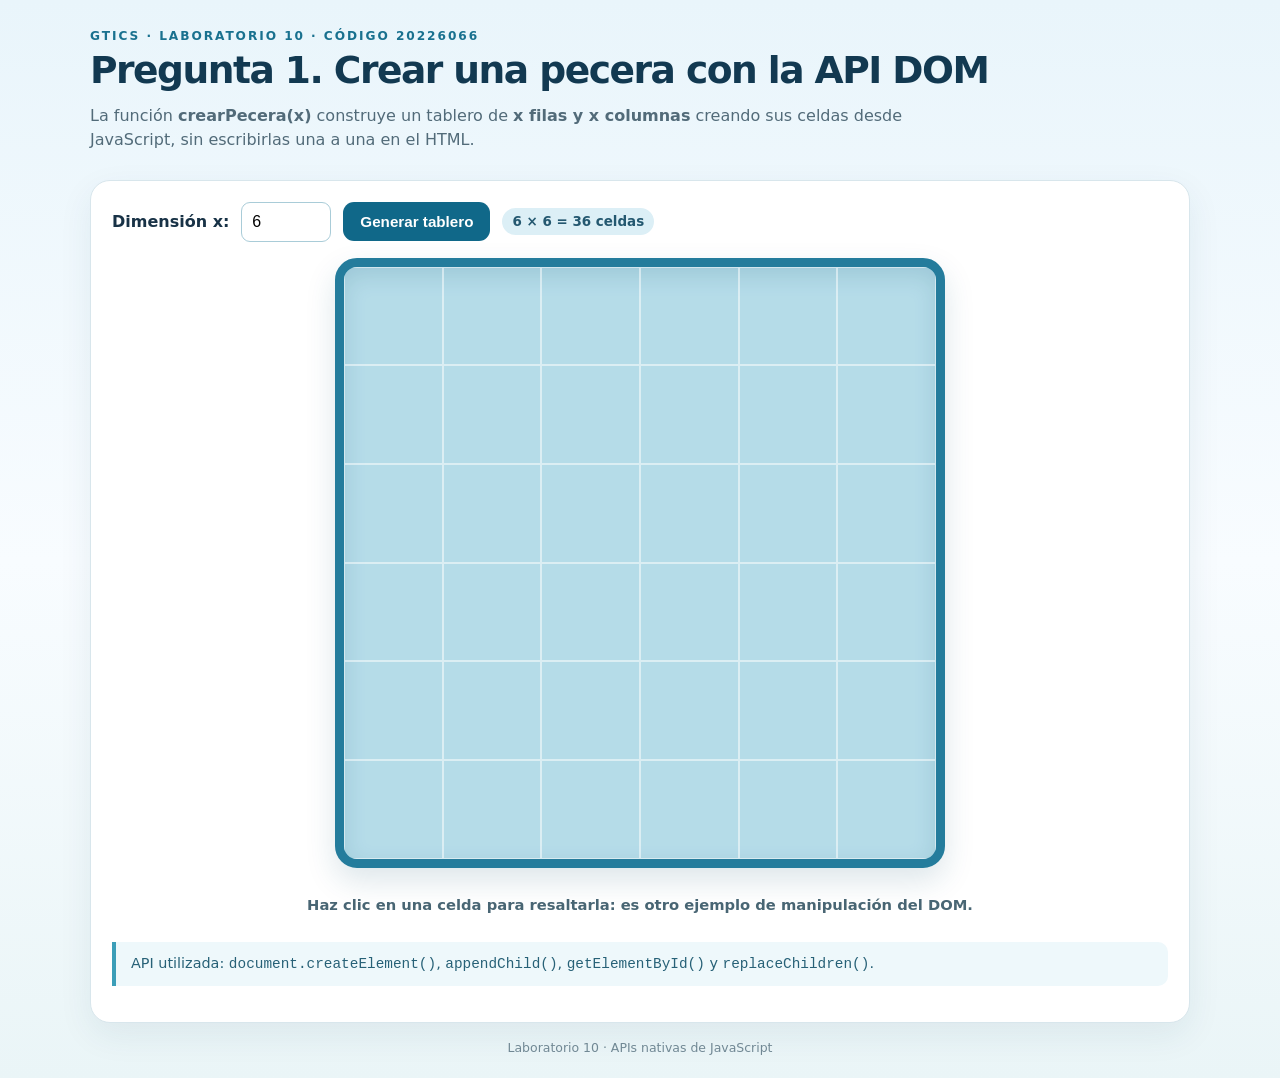
<file: LAB10_20226066_IA/pregunta1/index.html>
<!DOCTYPE html>
<html lang="es">
<head>
  <meta charset="UTF-8">
  <meta name="viewport" content="width=device-width, initial-scale=1.0">
  <title>Pregunta 1 | LAB10 20226066 IA</title>
  <link rel="stylesheet" href="style.css">
  <script src="script.js" defer></script>
</head>
<body>
  <header class="marco encabezado">
    <div class="superior">GTICS · Laboratorio 10 · Código 20226066</div>
    <h1>Pregunta 1. Crear una pecera con la API DOM</h1>
    <p class="descripcion">La función <strong>crearPecera(x)</strong> construye un tablero de <strong>x filas y x columnas</strong> creando sus celdas desde JavaScript, sin escribirlas una a una en el HTML.</p>
  </header>
  <main class="marco panel">
    <form id="formulario" class="fila">
      <label for="tamano">Dimensión x:</label>
      <input type="number" id="tamano" min="1" max="20" value="6" required>
      <button type="submit">Generar tablero</button>
      <span class="etiqueta" id="medidas" aria-live="polite">6 × 6 = 36 celdas</span>
    </form>
    <div class="fondo-contenido">
      <div id="pecera" class="pecera" aria-label="Tablero cuadriculado de la pecera"></div>
      <p class="resumen">Haz clic en una celda para resaltarla: es otro ejemplo de manipulación del DOM.</p>
    </div>
    <p class="aviso">API utilizada: <code>document.createElement()</code>, <code>appendChild()</code>, <code>getElementById()</code> y <code>replaceChildren()</code>.</p>
  </main>
  <footer class="pie">Laboratorio 10 · APIs nativas de JavaScript</footer>
</body>
</html>
</file>
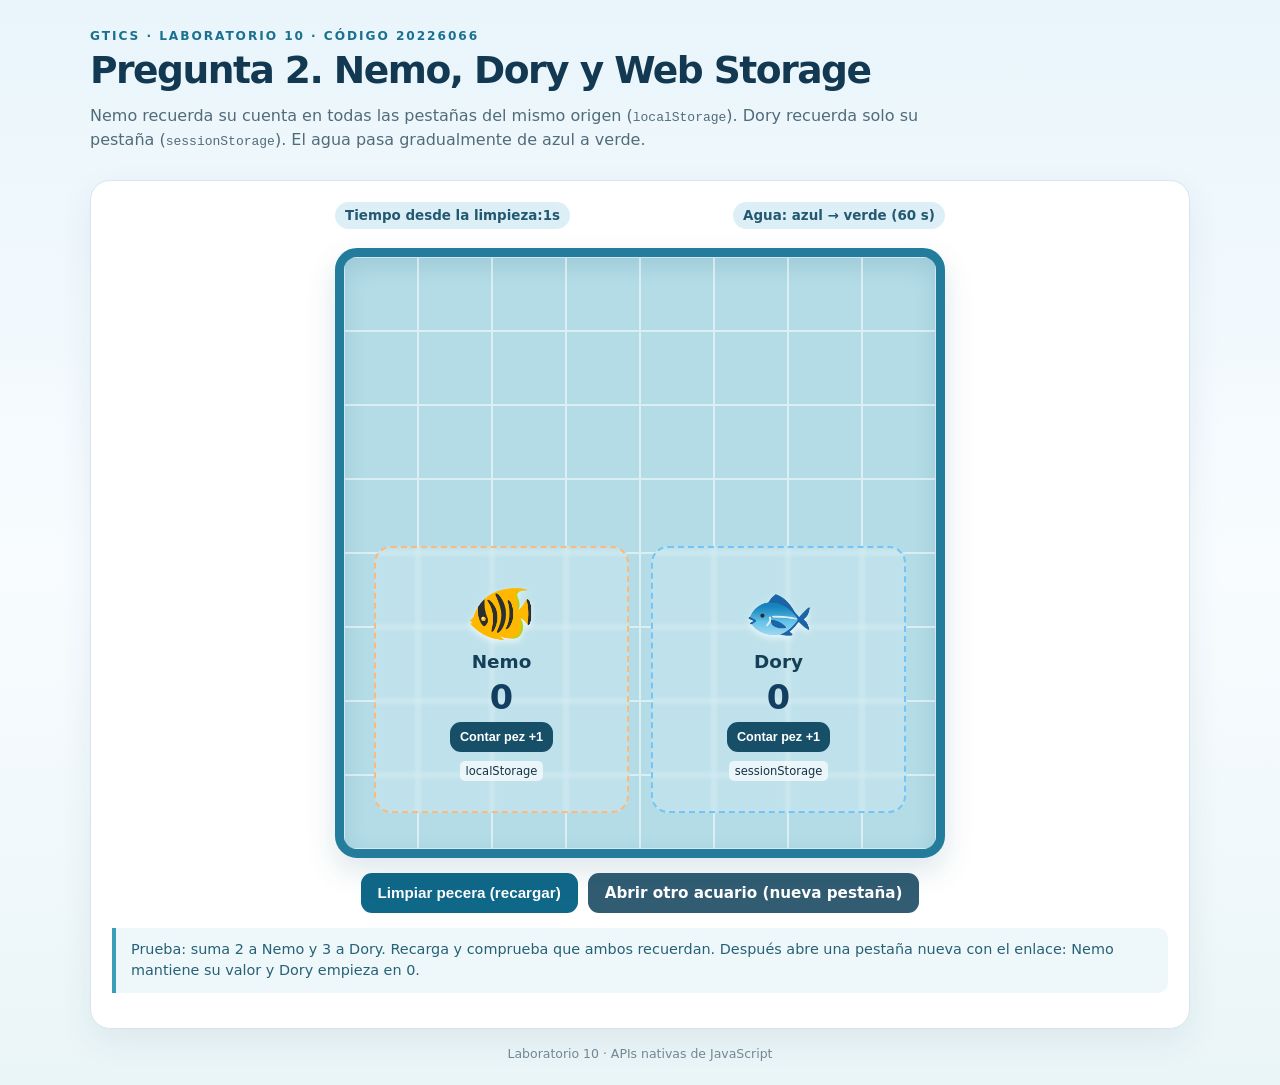
<file: LAB10_20226066_IA/pregunta2/index.html>
<!DOCTYPE html>
<html lang="es">
<head>
  <meta charset="UTF-8">
  <meta name="viewport" content="width=device-width, initial-scale=1.0">
  <title>Pregunta 2 | LAB10 20226066 IA</title>
  <link rel="stylesheet" href="style.css">
  <script src="script.js" defer></script>
</head>
<body>
  <header class="marco encabezado">
    <div class="superior">GTICS · Laboratorio 10 · Código 20226066</div>
    <h1>Pregunta 2. Nemo, Dory y Web Storage</h1>
    <p class="descripcion">Nemo recuerda su cuenta en todas las pestañas del mismo origen (<code>localStorage</code>). Dory recuerda solo su pestaña (<code>sessionStorage</code>). El agua pasa gradualmente de azul a verde.</p>
  </header>
  <main class="marco panel">
    <div class="fondo-contenido">
      <div class="barra-estado">
        <span class="etiqueta">Tiempo desde la limpieza: <span id="tiempo">0</span> s</span>
        <span class="etiqueta">Agua: azul → verde (60 s)</span>
      </div>
      <div id="pecera" class="pecera" aria-label="Pecera de Nemo y Dory"></div>
    </div>
    <div class="acciones">
      <button id="limpiar" type="button">Limpiar pecera (recargar)</button>
      <a class="boton-enlace" href="index.html" target="_blank" rel="noopener noreferrer">Abrir otro acuario (nueva pestaña)</a>
    </div>
    <p class="aviso">Prueba: suma 2 a Nemo y 3 a Dory. Recarga y comprueba que ambos recuerdan. Después abre una pestaña nueva con el enlace: Nemo mantiene su valor y Dory empieza en 0.</p>
  </main>
  <footer class="pie">Laboratorio 10 · APIs nativas de JavaScript</footer>
</body>
</html>
</file>
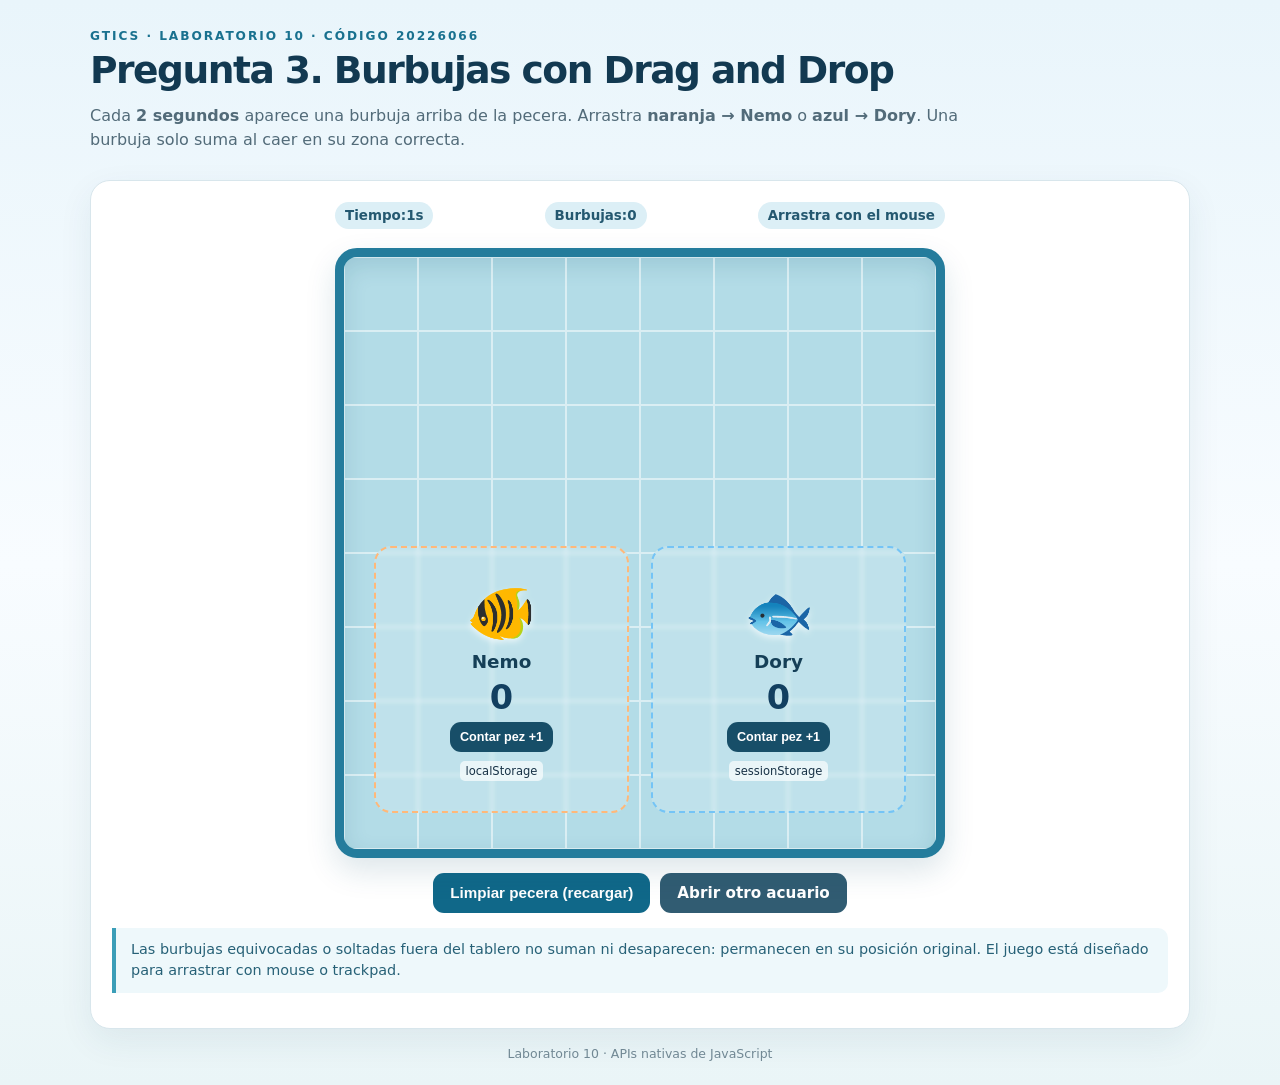
<file: LAB10_20226066_IA/pregunta3/index.html>
<!DOCTYPE html>
<html lang="es">
<head>
  <meta charset="UTF-8">
  <meta name="viewport" content="width=device-width, initial-scale=1.0">
  <title>Pregunta 3 | LAB10 20226066 IA</title>
  <link rel="stylesheet" href="style.css">
  <script src="script.js" defer></script>
</head>
<body>
  <header class="marco encabezado">
    <div class="superior">GTICS · Laboratorio 10 · Código 20226066</div>
    <h1>Pregunta 3. Burbujas con Drag and Drop</h1>
    <p class="descripcion">Cada <strong>2 segundos</strong> aparece una burbuja arriba de la pecera. Arrastra <strong>naranja → Nemo</strong> o <strong>azul → Dory</strong>. Una burbuja solo suma al caer en su zona correcta.</p>
  </header>
  <main class="marco panel">
    <div class="fondo-contenido">
      <div class="barra-estado">
        <span class="etiqueta">Tiempo: <span id="tiempo">0</span> s</span>
        <span class="etiqueta">Burbujas: <span id="numero-burbujas">0</span></span>
        <span class="etiqueta" id="mensaje" aria-live="polite">Arrastra con el mouse</span>
      </div>
      <div id="pecera" class="pecera" aria-label="Tablero con burbujas de Nemo y Dory"></div>
    </div>
    <div class="acciones">
      <button id="limpiar" type="button">Limpiar pecera (recargar)</button>
      <a class="boton-enlace" href="index.html" target="_blank" rel="noopener noreferrer">Abrir otro acuario</a>
    </div>
    <p class="aviso">Las burbujas equivocadas o soltadas fuera del tablero no suman ni desaparecen: permanecen en su posición original. El juego está diseñado para arrastrar con mouse o trackpad.</p>
  </main>
  <footer class="pie">Laboratorio 10 · APIs nativas de JavaScript</footer>
</body>
</html>
</file>
<file: LAB10_20226066_IA/pregunta1/style.css>
:root{color-scheme:light;--azul:#143e58;--azul-fuerte:#0e607d;--suave:#edf8fb;--linea:#cde1e9;--texto:#183246;--naranja:#f18c36}
*{box-sizing:border-box}
body{margin:0;background:linear-gradient(180deg,#e9f5fb,#f8fcff 52%,#eaf5f7);color:var(--texto);font-family:system-ui,-apple-system,"Segoe UI",Arial,sans-serif;min-height:100vh}
.marco{width:min(1100px,calc(100% - 36px));margin:0 auto}
.encabezado{padding:29px 0 10px}
.superior{font-size:.76rem;letter-spacing:.16em;font-weight:800;color:#19718f;text-transform:uppercase}
h1{font-size:clamp(1.6rem,3vw,2.35rem);letter-spacing:-.04em;color:#123951;line-height:1.15;margin:.4rem 0 .7rem}
.descripcion{color:#526b79;max-width:880px;line-height:1.5;margin:0 0 18px}
.panel{background:#fff;border:1px solid #d8e6ec;box-shadow:0 12px 34px #15485d13;border-radius:20px;padding:21px}
.fila{display:flex;align-items:center;flex-wrap:wrap;gap:12px;margin:0 0 16px}
label{font-weight:650}
input[type="number"]{border:1px solid #a9ccd8;background:#fff;border-radius:9px;padding:10px;width:90px;font-size:1rem}
button,.boton-enlace{background:#106889;border:0;color:white;padding:11px 17px;font-size:.95rem;border-radius:11px;cursor:pointer;text-decoration:none;font-weight:700;display:inline-flex;align-items:center;justify-content:center}
button:hover,.boton-enlace:hover{background:#0c506b}
button:focus-visible,.boton-enlace:focus-visible,a:focus-visible{outline:3px solid #f6bd60;outline-offset:3px}
.aviso{background:#eef8fb;color:#276177;border-left:4px solid #3b9eb8;border-radius:0 10px 10px 0;padding:11px 15px;font-size:.9rem;line-height:1.5}
.etiqueta{display:inline-flex;padding:6px 10px;border-radius:99px;background:#dceff6;color:#245870;font-weight:750;font-size:.84rem}
.pie{font-size:.78rem;color:#718894;padding:17px 0 24px;text-align:center}
.pecera{position:relative;width:min(100%,610px);aspect-ratio:1/1;overflow:hidden;border:9px solid #247c9c;border-radius:22px;background:#add8e6;display:grid;box-shadow:inset 0 8px 22px #0d56752a,0 13px 30px #16527025}
.celda{border:1px solid #ffffff83;background:#ffffff18;min-width:0;min-height:0}
.fondo-contenido{display:flex;flex-direction:column;align-items:center;gap:13px}
.resumen{font-size:.92rem;color:#496674;font-weight:600}
@media(max-width:580px){.panel{padding:13px}.encabezado{padding-top:22px}.pecera{border-width:6px}}

.celda{transition:background-color .16s ease}
.celda.marcada{background:#ffcd719c;box-shadow:inset 0 0 0 2px #e39116}
</file>
<file: LAB10_20226066_IA/pregunta2/style.css>
:root{color-scheme:light;--azul:#143e58;--azul-fuerte:#0e607d;--suave:#edf8fb;--linea:#cde1e9;--texto:#183246;--naranja:#f18c36}
*{box-sizing:border-box}
body{margin:0;background:linear-gradient(180deg,#e9f5fb,#f8fcff 52%,#eaf5f7);color:var(--texto);font-family:system-ui,-apple-system,"Segoe UI",Arial,sans-serif;min-height:100vh}
.marco{width:min(1100px,calc(100% - 36px));margin:0 auto}
.encabezado{padding:29px 0 10px}
.superior{font-size:.76rem;letter-spacing:.16em;font-weight:800;color:#19718f;text-transform:uppercase}
h1{font-size:clamp(1.6rem,3vw,2.35rem);letter-spacing:-.04em;color:#123951;line-height:1.15;margin:.4rem 0 .7rem}
.descripcion{color:#526b79;max-width:880px;line-height:1.5;margin:0 0 18px}
.panel{background:#fff;border:1px solid #d8e6ec;box-shadow:0 12px 34px #15485d13;border-radius:20px;padding:21px}
.fila{display:flex;align-items:center;flex-wrap:wrap;gap:12px;margin:0 0 16px}
label{font-weight:650}
input[type="number"]{border:1px solid #a9ccd8;background:#fff;border-radius:9px;padding:10px;width:90px;font-size:1rem}
button,.boton-enlace{background:#106889;border:0;color:white;padding:11px 17px;font-size:.95rem;border-radius:11px;cursor:pointer;text-decoration:none;font-weight:700;display:inline-flex;align-items:center;justify-content:center}
button:hover,.boton-enlace:hover{background:#0c506b}
button:focus-visible,.boton-enlace:focus-visible,a:focus-visible{outline:3px solid #f6bd60;outline-offset:3px}
.aviso{background:#eef8fb;color:#276177;border-left:4px solid #3b9eb8;border-radius:0 10px 10px 0;padding:11px 15px;font-size:.9rem;line-height:1.5}
.etiqueta{display:inline-flex;padding:6px 10px;border-radius:99px;background:#dceff6;color:#245870;font-weight:750;font-size:.84rem}
.pie{font-size:.78rem;color:#718894;padding:17px 0 24px;text-align:center}
.pecera{position:relative;width:min(100%,610px);aspect-ratio:1/1;overflow:hidden;border:9px solid #247c9c;border-radius:22px;background:#add8e6;display:grid;box-shadow:inset 0 8px 22px #0d56752a,0 13px 30px #16527025}
.celda{border:1px solid #ffffff83;background:#ffffff18;min-width:0;min-height:0}
.fondo-contenido{display:flex;flex-direction:column;align-items:center;gap:13px}
.resumen{font-size:.92rem;color:#496674;font-weight:600}
@media(max-width:580px){.panel{padding:13px}.encabezado{padding-top:22px}.pecera{border-width:6px}}

.pecera{isolation:isolate}
.zonas{position:absolute;inset:0;display:grid;grid-template-columns:1fr 1fr;align-items:end;z-index:2;padding:0 5% 6%;gap:4%}
.zona{position:relative;min-height:48%;padding:14px 9px;display:flex;flex-direction:column;align-items:center;justify-content:center;border:2px dashed #ffffffbb;border-radius:17px;background:#ffffff2a;backdrop-filter:blur(2px);text-align:center}
.zona-nemo{border-color:#ffb879}
.zona-dory{border-color:#74c4f6}
.emoji-pez{font-size:clamp(2.2rem,6vw,3.5rem);line-height:1.2;filter:drop-shadow(0 3px 3px #ffffffaa)}
.nombre-pez{font-size:1.15rem;font-weight:800;color:#153f57;margin:5px 0 1px}
.contador{font-weight:900;font-size:clamp(1.5rem,4.5vw,2.1rem);margin:5px 0;color:#123f60;font-variant-numeric:tabular-nums}
.zona button{padding:8px 10px;font-size:.79rem;background:#174e68}
.zona small{font-size:.72rem;margin-top:9px;background:#ffffffa8;padding:3px 6px;border-radius:5px}
.barra-estado{width:min(100%,610px);display:flex;justify-content:space-between;gap:9px;align-items:center;flex-wrap:wrap;margin-bottom:6px}
.acciones{display:flex;justify-content:center;flex-wrap:wrap;gap:10px;margin:15px 0}
.boton-enlace{background:#315c72}
@media(max-width:580px){.zona{min-height:45%;padding:9px 3px}.zona button{font-size:.65rem;padding:8px 5px}.zona small{font-size:.59rem}.emoji-pez{font-size:2.2rem}}
</file>
<file: LAB10_20226066_IA/pregunta3/style.css>
:root{color-scheme:light;--azul:#143e58;--azul-fuerte:#0e607d;--suave:#edf8fb;--linea:#cde1e9;--texto:#183246;--naranja:#f18c36}
*{box-sizing:border-box}
body{margin:0;background:linear-gradient(180deg,#e9f5fb,#f8fcff 52%,#eaf5f7);color:var(--texto);font-family:system-ui,-apple-system,"Segoe UI",Arial,sans-serif;min-height:100vh}
.marco{width:min(1100px,calc(100% - 36px));margin:0 auto}
.encabezado{padding:29px 0 10px}
.superior{font-size:.76rem;letter-spacing:.16em;font-weight:800;color:#19718f;text-transform:uppercase}
h1{font-size:clamp(1.6rem,3vw,2.35rem);letter-spacing:-.04em;color:#123951;line-height:1.15;margin:.4rem 0 .7rem}
.descripcion{color:#526b79;max-width:880px;line-height:1.5;margin:0 0 18px}
.panel{background:#fff;border:1px solid #d8e6ec;box-shadow:0 12px 34px #15485d13;border-radius:20px;padding:21px}
.fila{display:flex;align-items:center;flex-wrap:wrap;gap:12px;margin:0 0 16px}
label{font-weight:650}
input[type="number"]{border:1px solid #a9ccd8;background:#fff;border-radius:9px;padding:10px;width:90px;font-size:1rem}
button,.boton-enlace{background:#106889;border:0;color:white;padding:11px 17px;font-size:.95rem;border-radius:11px;cursor:pointer;text-decoration:none;font-weight:700;display:inline-flex;align-items:center;justify-content:center}
button:hover,.boton-enlace:hover{background:#0c506b}
button:focus-visible,.boton-enlace:focus-visible,a:focus-visible{outline:3px solid #f6bd60;outline-offset:3px}
.aviso{background:#eef8fb;color:#276177;border-left:4px solid #3b9eb8;border-radius:0 10px 10px 0;padding:11px 15px;font-size:.9rem;line-height:1.5}
.etiqueta{display:inline-flex;padding:6px 10px;border-radius:99px;background:#dceff6;color:#245870;font-weight:750;font-size:.84rem}
.pie{font-size:.78rem;color:#718894;padding:17px 0 24px;text-align:center}
.pecera{position:relative;width:min(100%,610px);aspect-ratio:1/1;overflow:hidden;border:9px solid #247c9c;border-radius:22px;background:#add8e6;display:grid;box-shadow:inset 0 8px 22px #0d56752a,0 13px 30px #16527025}
.celda{border:1px solid #ffffff83;background:#ffffff18;min-width:0;min-height:0}
.fondo-contenido{display:flex;flex-direction:column;align-items:center;gap:13px}
.resumen{font-size:.92rem;color:#496674;font-weight:600}
@media(max-width:580px){.panel{padding:13px}.encabezado{padding-top:22px}.pecera{border-width:6px}}

.pecera{isolation:isolate}
.zonas{position:absolute;inset:0;display:grid;grid-template-columns:1fr 1fr;align-items:end;z-index:2;padding:0 5% 6%;gap:4%}
.zona{position:relative;min-height:48%;padding:14px 9px;display:flex;flex-direction:column;align-items:center;justify-content:center;border:2px dashed #ffffffbb;border-radius:17px;background:#ffffff2a;backdrop-filter:blur(2px);text-align:center}
.zona-nemo{border-color:#ffb879}
.zona-dory{border-color:#74c4f6}
.emoji-pez{font-size:clamp(2.2rem,6vw,3.5rem);line-height:1.2;filter:drop-shadow(0 3px 3px #ffffffaa)}
.nombre-pez{font-size:1.15rem;font-weight:800;color:#153f57;margin:5px 0 1px}
.contador{font-weight:900;font-size:clamp(1.5rem,4.5vw,2.1rem);margin:5px 0;color:#123f60;font-variant-numeric:tabular-nums}
.zona button{padding:8px 10px;font-size:.79rem;background:#174e68}
.zona small{font-size:.72rem;margin-top:9px;background:#ffffffa8;padding:3px 6px;border-radius:5px}
.barra-estado{width:min(100%,610px);display:flex;justify-content:space-between;gap:9px;align-items:center;flex-wrap:wrap;margin-bottom:6px}
.acciones{display:flex;justify-content:center;flex-wrap:wrap;gap:10px;margin:15px 0}
.boton-enlace{background:#315c72}
@media(max-width:580px){.zona{min-height:45%;padding:9px 3px}.zona button{font-size:.65rem;padding:8px 5px}.zona small{font-size:.59rem}.emoji-pez{font-size:2.2rem}}

.superficie{position:absolute;inset:0 0 auto 0;height:32%;z-index:3;pointer-events:none}
.burbuja{position:absolute;display:grid;place-items:center;width:42px;height:42px;border-radius:50%;border:3px solid #ffffffb5;box-shadow:inset -6px -8px 12px #08222a29,0 7px 13px #0532462a;cursor:grab;pointer-events:auto;touch-action:none;user-select:none;z-index:4}
.burbuja::after{content:"";display:block;position:absolute;top:7px;left:10px;border-radius:50%;height:9px;width:15px;background:#ffffffbc;transform:rotate(-30deg)}
.burbuja-nemo{background:radial-gradient(circle at 32% 30%,#ffdf9d,#f48a36)}
.burbuja-dory{background:radial-gradient(circle at 32% 30%,#d4f4ff,#218bdb)}
.burbuja.en-arrastre{opacity:.32;cursor:grabbing}
.zona.sobre{outline:4px solid #fff9b5;background:#ffffff7b}
.zona.acierto{background:#dcffd4b5}
.zona.error{background:#ffd8ceb5}
.zona{transition:background .2s}
@media(max-width:580px){.burbuja{width:30px;height:30px}.burbuja::after{width:10px;height:6px;left:8px;top:5px}}
</file>
